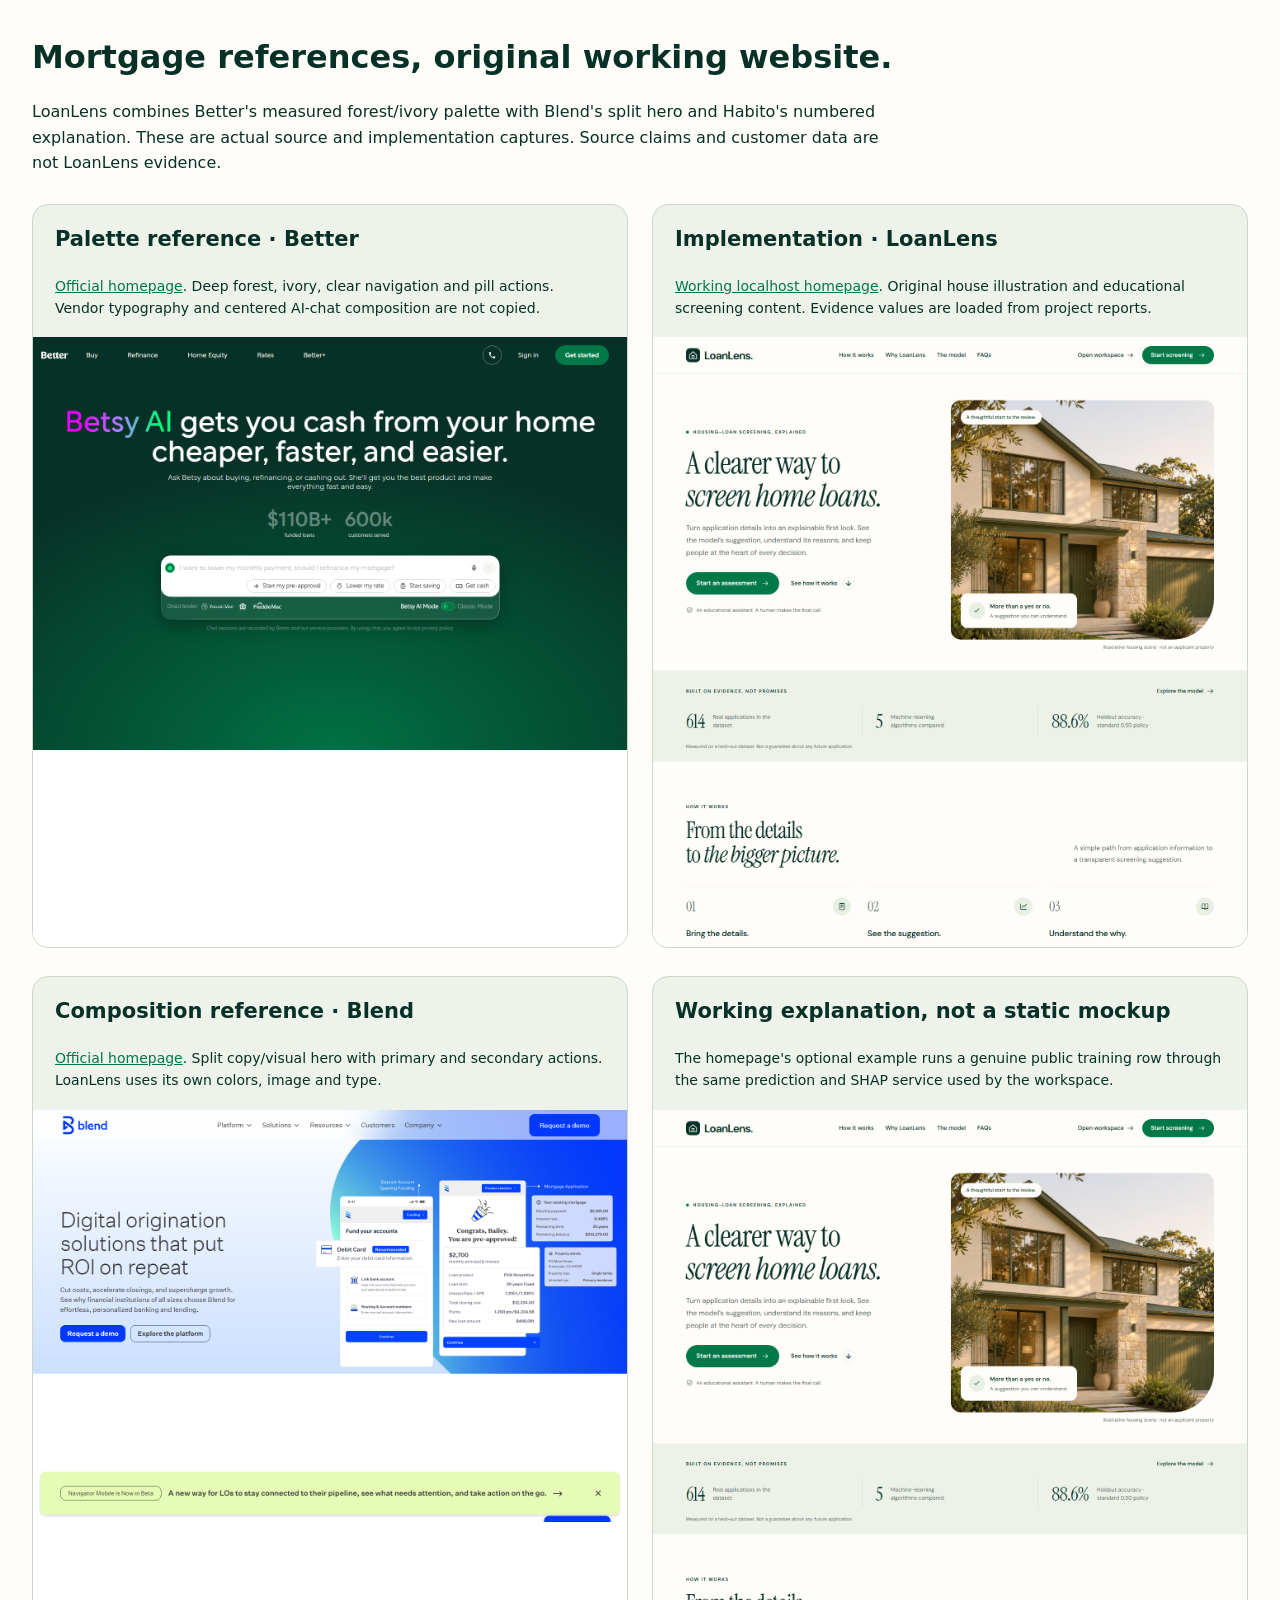
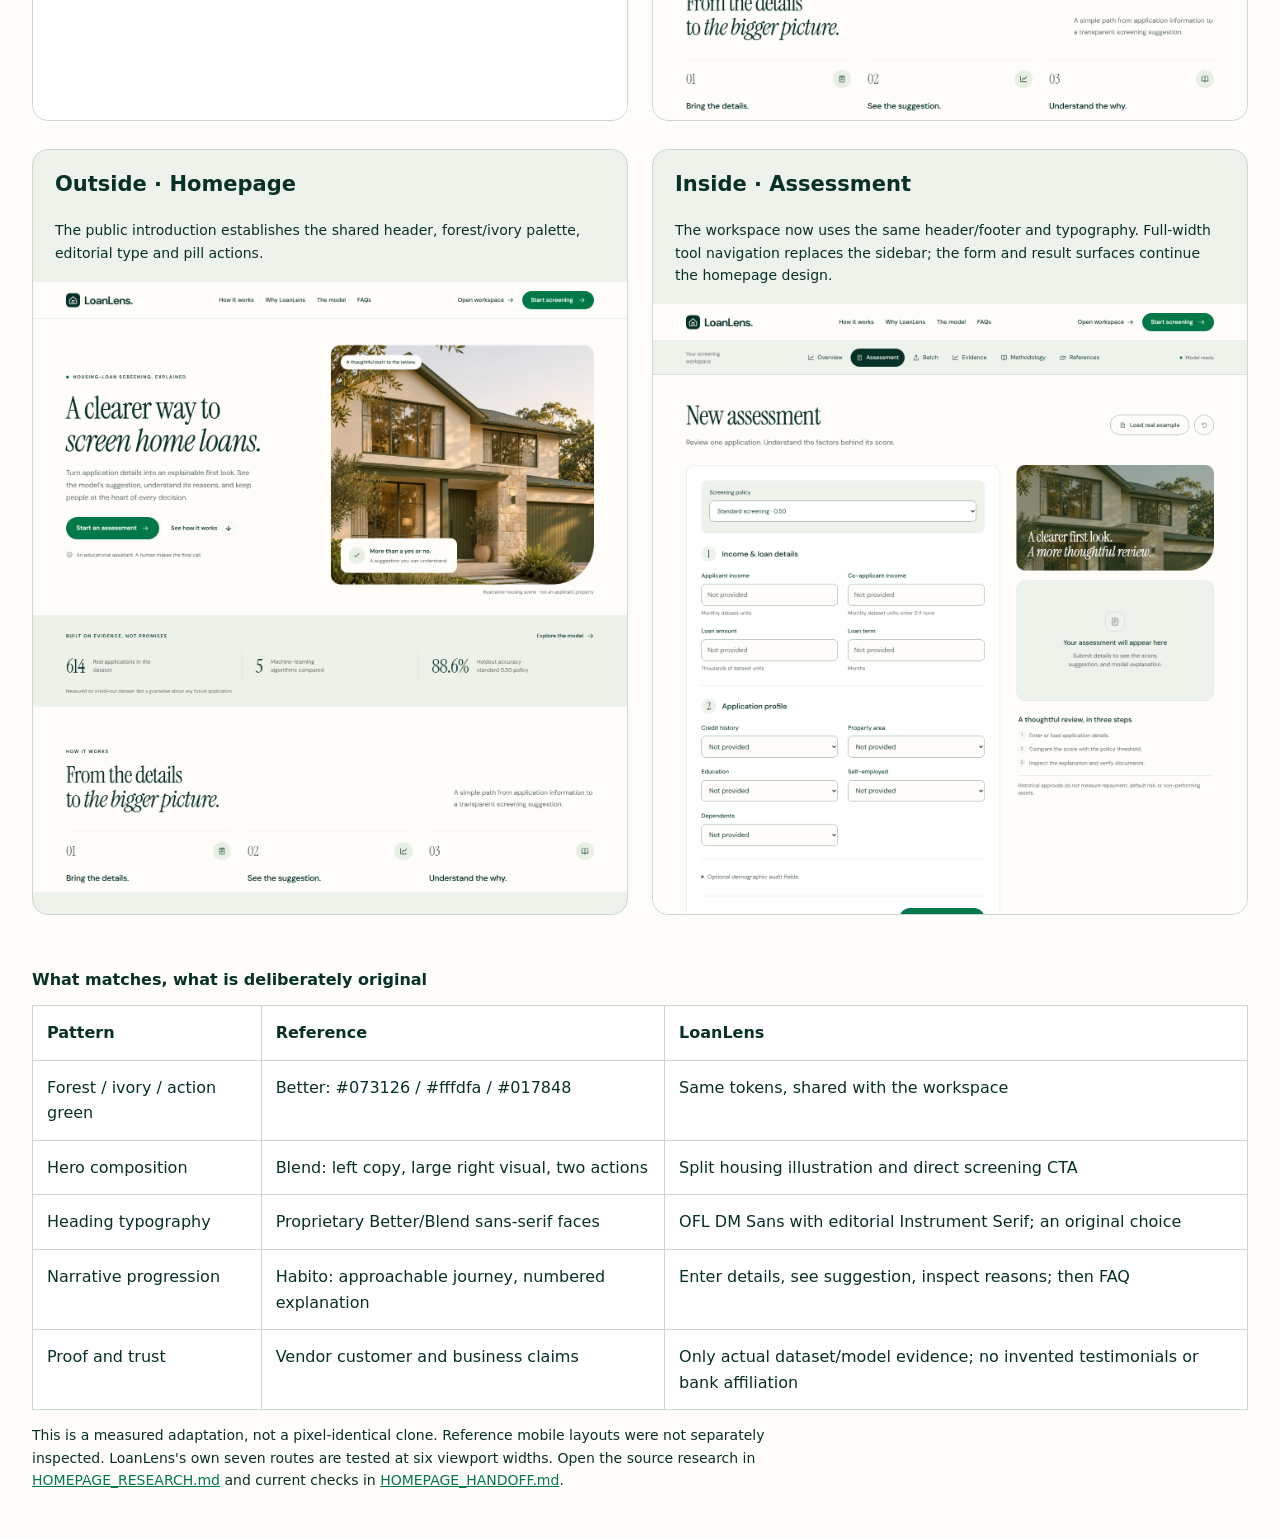
<file: docs/HOMEPAGE_COMPARISON.html>
<!doctype html>
<html lang="en">
<head>
  <meta charset="utf-8">
  <meta name="viewport" content="width=device-width,initial-scale=1">
  <title>LoanLens homepage reference comparison</title>
  <style>
    *{box-sizing:border-box}body{margin:0;padding:32px;background:#fffdfa;color:#073126;font:16px/1.6 system-ui,sans-serif}main{max-width:1500px;margin:auto}h1{font-size:32px;margin:0 0 12px}h2{font-size:21px;margin:0 0 8px}p{max-width:85ch}.pair{display:grid;grid-template-columns:1fr 1fr;gap:24px;margin:28px 0}article{background:#edf2eb;border:1px solid #cbd7cc;border-radius:16px;overflow:hidden}article h2,article p{margin:18px 22px}article p{font-size:14px}.screen{height:610px;overflow:auto;background:white}.screen img{width:100%;height:auto;display:block}a{color:#017848}table{border-collapse:collapse;width:100%;background:white}th,td{text-align:left;border:1px solid #cbd7cc;padding:14px;vertical-align:top}caption{text-align:left;font-weight:bold;margin:24px 0 12px}.small{font-size:14px}@media(max-width:850px){body{padding:18px}.pair{grid-template-columns:1fr}.screen{height:auto}table{font-size:13px}th,td{padding:8px}}
  </style>
</head>
<body><main>
  <h1>Mortgage references, original working website.</h1>
  <p>LoanLens combines Better's measured forest/ivory palette with Blend's split hero and Habito's numbered explanation. These are actual source and implementation captures. Source claims and customer data are not LoanLens evidence.</p>
  <div class="pair">
    <article><h2>Palette reference · Better</h2><p><a href="https://better.com/">Official homepage</a>. Deep forest, ivory, clear navigation and pill actions. Vendor typography and centered AI-chat composition are not copied.</p><div class="screen"><a href="design-references/homepage-better-clean.png"><img src="design-references/homepage-better-clean.png" alt="Actual inspected Better homepage"></a></div></article>
    <article><h2>Implementation · LoanLens</h2><p><a href="http://127.0.0.1:8000">Working localhost homepage</a>. Original house illustration and educational screening content. Evidence values are loaded from project reports.</p><div class="screen"><a href="../reports/figures/homepage_desktop_native.png"><img src="../reports/figures/homepage_desktop_native.png" alt="Actual LoanLens homepage with original housing hero"></a></div></article>
  </div>
  <div class="pair">
    <article><h2>Composition reference · Blend</h2><p><a href="https://blend.com/">Official homepage</a>. Split copy/visual hero with primary and secondary actions. LoanLens uses its own colors, image and type.</p><div class="screen"><a href="design-references/homepage-blend-clean.png"><img src="design-references/homepage-blend-clean.png" alt="Actual inspected Blend split homepage hero"></a></div></article>
    <article><h2>Working explanation, not a static mockup</h2><p>The homepage's optional example runs a genuine public training row through the same prediction and SHAP service used by the workspace.</p><div class="screen"><a href="../reports/figures/homepage_example_native.png"><img src="../reports/figures/homepage_example_native.png" alt="Actual LoanLens homepage after loading its real model example"></a></div></article>
  </div>
  <div class="pair">
    <article><h2>Outside · Homepage</h2><p>The public introduction establishes the shared header, forest/ivory palette, editorial type and pill actions.</p><div class="screen"><a href="../reports/figures/homepage_desktop_native.png"><img src="../reports/figures/homepage_desktop_native.png" alt="Actual public LoanLens homepage"></a></div></article>
    <article><h2>Inside · Assessment</h2><p>The workspace now uses the same header/footer and typography. Full-width tool navigation replaces the sidebar; the form and result surfaces continue the homepage design.</p><div class="screen"><a href="../reports/figures/website_assessment_empty_native.png"><img src="../reports/figures/website_assessment_empty_native.png" alt="Actual redesigned assessment page matching the homepage"></a></div></article>
  </div>
  <table><caption>What matches, what is deliberately original</caption><thead><tr><th>Pattern</th><th>Reference</th><th>LoanLens</th></tr></thead><tbody>
    <tr><td>Forest / ivory / action green</td><td>Better: #073126 / #fffdfa / #017848</td><td>Same tokens, shared with the workspace</td></tr>
    <tr><td>Hero composition</td><td>Blend: left copy, large right visual, two actions</td><td>Split housing illustration and direct screening CTA</td></tr>
    <tr><td>Heading typography</td><td>Proprietary Better/Blend sans-serif faces</td><td>OFL DM Sans with editorial Instrument Serif; an original choice</td></tr>
    <tr><td>Narrative progression</td><td>Habito: approachable journey, numbered explanation</td><td>Enter details, see suggestion, inspect reasons; then FAQ</td></tr>
    <tr><td>Proof and trust</td><td>Vendor customer and business claims</td><td>Only actual dataset/model evidence; no invented testimonials or bank affiliation</td></tr>
  </tbody></table>
  <p class="small">This is a measured adaptation, not a pixel-identical clone. Reference mobile layouts were not separately inspected. LoanLens's own seven routes are tested at six viewport widths. Open the source research in <a href="HOMEPAGE_RESEARCH.md">HOMEPAGE_RESEARCH.md</a> and current checks in <a href="HOMEPAGE_HANDOFF.md">HOMEPAGE_HANDOFF.md</a>.</p>
</main></body>
</html>
</file>
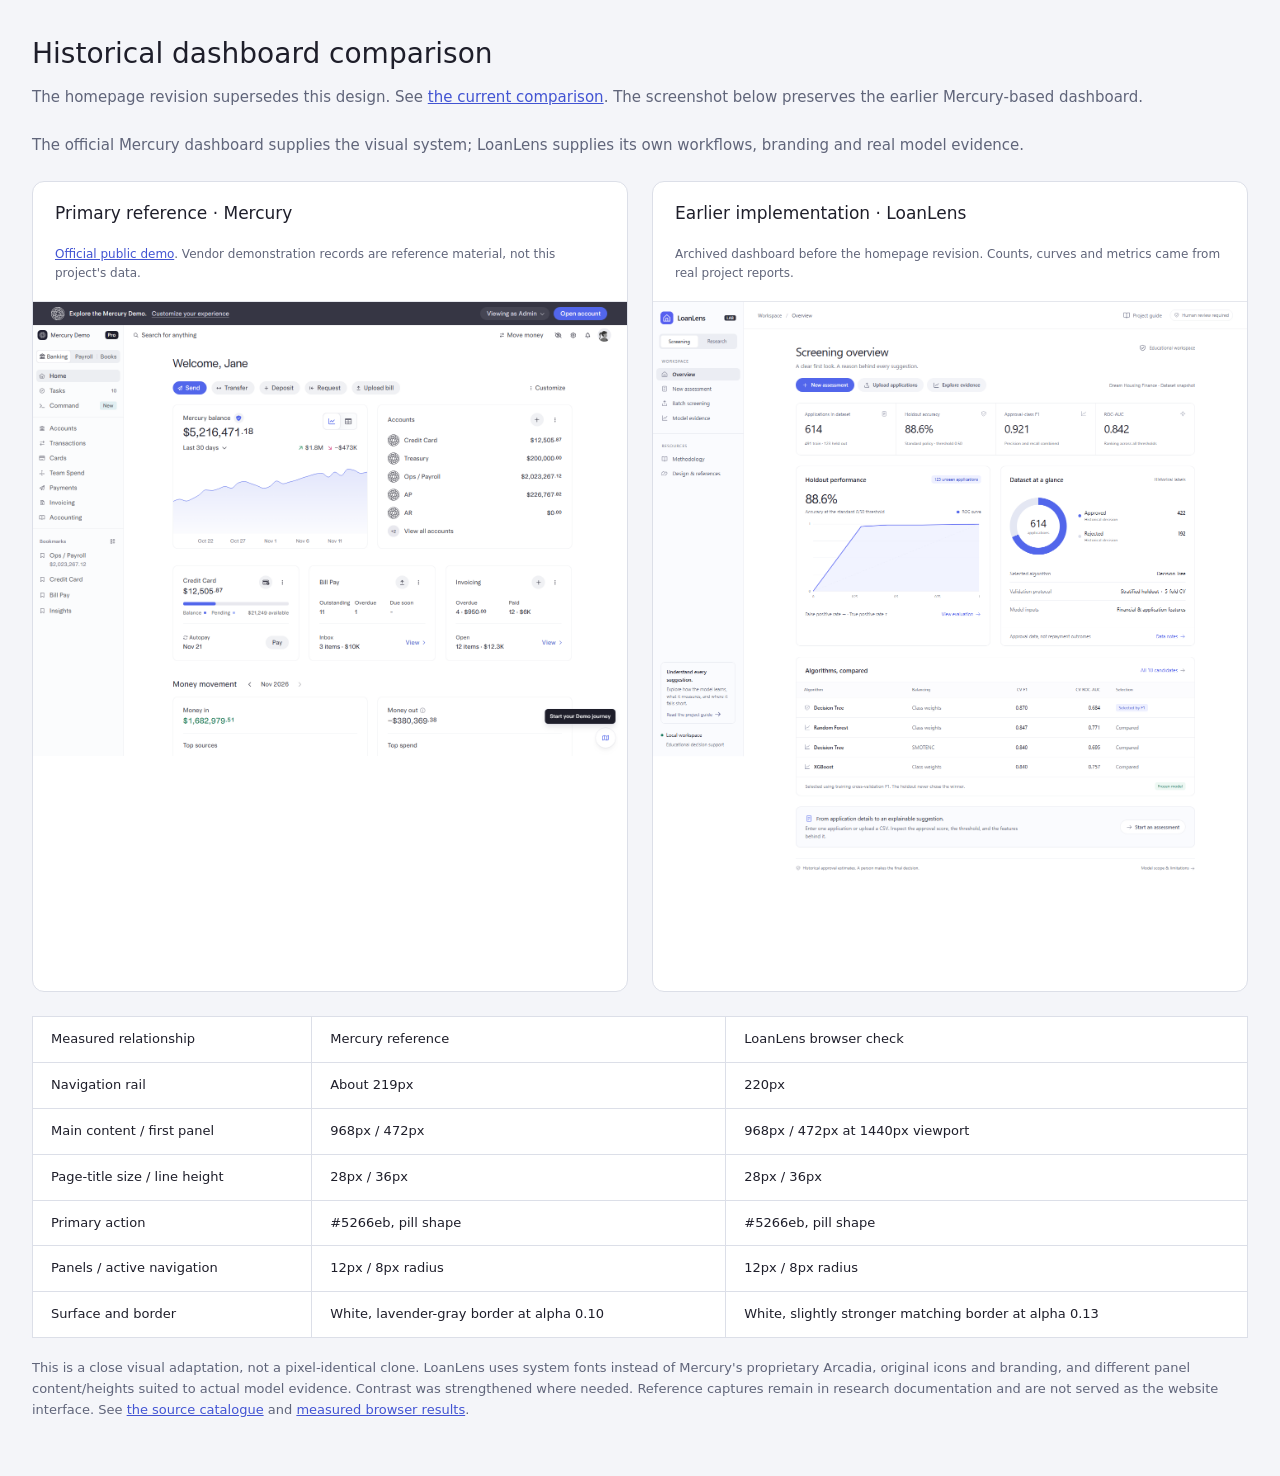
<file: docs/WEBSITE_COMPARISON.html>
<!doctype html>
<html lang="en">
<head>
  <meta charset="utf-8">
  <meta name="viewport" content="width=device-width,initial-scale=1">
  <title>LoanLens — reference and implementation</title>
  <style>
    *{box-sizing:border-box}body{margin:0;padding:32px;background:#f4f5f9;color:#1e1e2a;font:15px/1.6 system-ui,sans-serif}main{max-width:1540px;margin:auto}h1{font-size:28px;font-weight:500;margin:0 0 8px}p{color:#60657a;margin:0 0 24px}.pair{display:grid;grid-template-columns:1fr 1fr;gap:24px}article{background:white;border:1px solid #dcdfe8;border-radius:12px;overflow:hidden}h2{font-size:17px;font-weight:500;margin:0;padding:18px 22px}article p{font-size:12px;margin:0;padding:0 22px 18px}.screen{height:690px;overflow:hidden;border-top:1px solid #e5e7ed}.screen img{display:block;width:100%;height:auto}a{color:#4254d3}table{width:100%;border-collapse:collapse;margin-top:24px;background:white}th,td{padding:12px 18px;border:1px solid #dcdfe8;text-align:left}th{font-weight:500;font-size:13px}td{font-size:13px}.note{margin-top:20px;font-size:13px}@media(max-width:800px){body{padding:18px}.pair{grid-template-columns:1fr}.screen{height:auto}}
  </style>
</head>
<body><main>
  <h1>Historical dashboard comparison</h1>
  <p>The homepage revision supersedes this design. See <a href="HOMEPAGE_COMPARISON.html">the current comparison</a>. The screenshot below preserves the earlier Mercury-based dashboard.</p>
  <p>The official Mercury dashboard supplies the visual system; LoanLens supplies its own workflows, branding and real model evidence.</p>
  <div class="pair">
    <article><h2>Primary reference · Mercury</h2><p><a href="https://demo.mercury.com/dashboard">Official public demo</a>. Vendor demonstration records are reference material, not this project's data.</p><div class="screen"><a href="design-references/mercury-dashboard-clean.png"><img src="design-references/mercury-dashboard-clean.png" alt="Actual inspected Mercury dashboard reference"></a></div></article>
    <article><h2>Earlier implementation · LoanLens</h2><p>Archived dashboard before the homepage revision. Counts, curves and metrics came from real project reports.</p><div class="screen"><a href="../reports/figures/website_overview_mercury.png"><img src="../reports/figures/website_overview_mercury.png" alt="Archived Mercury-based LoanLens dashboard"></a></div></article>
  </div>
  <table><thead><tr><th>Measured relationship</th><th>Mercury reference</th><th>LoanLens browser check</th></tr></thead><tbody>
    <tr><td>Navigation rail</td><td>About 219px</td><td>220px</td></tr>
    <tr><td>Main content / first panel</td><td>968px / 472px</td><td>968px / 472px at 1440px viewport</td></tr>
    <tr><td>Page-title size / line height</td><td>28px / 36px</td><td>28px / 36px</td></tr>
    <tr><td>Primary action</td><td>#5266eb, pill shape</td><td>#5266eb, pill shape</td></tr>
    <tr><td>Panels / active navigation</td><td>12px / 8px radius</td><td>12px / 8px radius</td></tr>
    <tr><td>Surface and border</td><td>White, lavender-gray border at alpha 0.10</td><td>White, slightly stronger matching border at alpha 0.13</td></tr>
  </tbody></table>
  <p class="note">This is a close visual adaptation, not a pixel-identical clone. LoanLens uses system fonts instead of Mercury's proprietary Arcadia, original icons and branding, and different panel content/heights suited to actual model evidence. Contrast was strengthened where needed. Reference captures remain in research documentation and are not served as the website interface. See <a href="WEBSITE_REFERENCES.md">the source catalogue</a> and <a href="../reports/website_browser_check.json">measured browser results</a>.</p>
</main></body></html>
</file>
